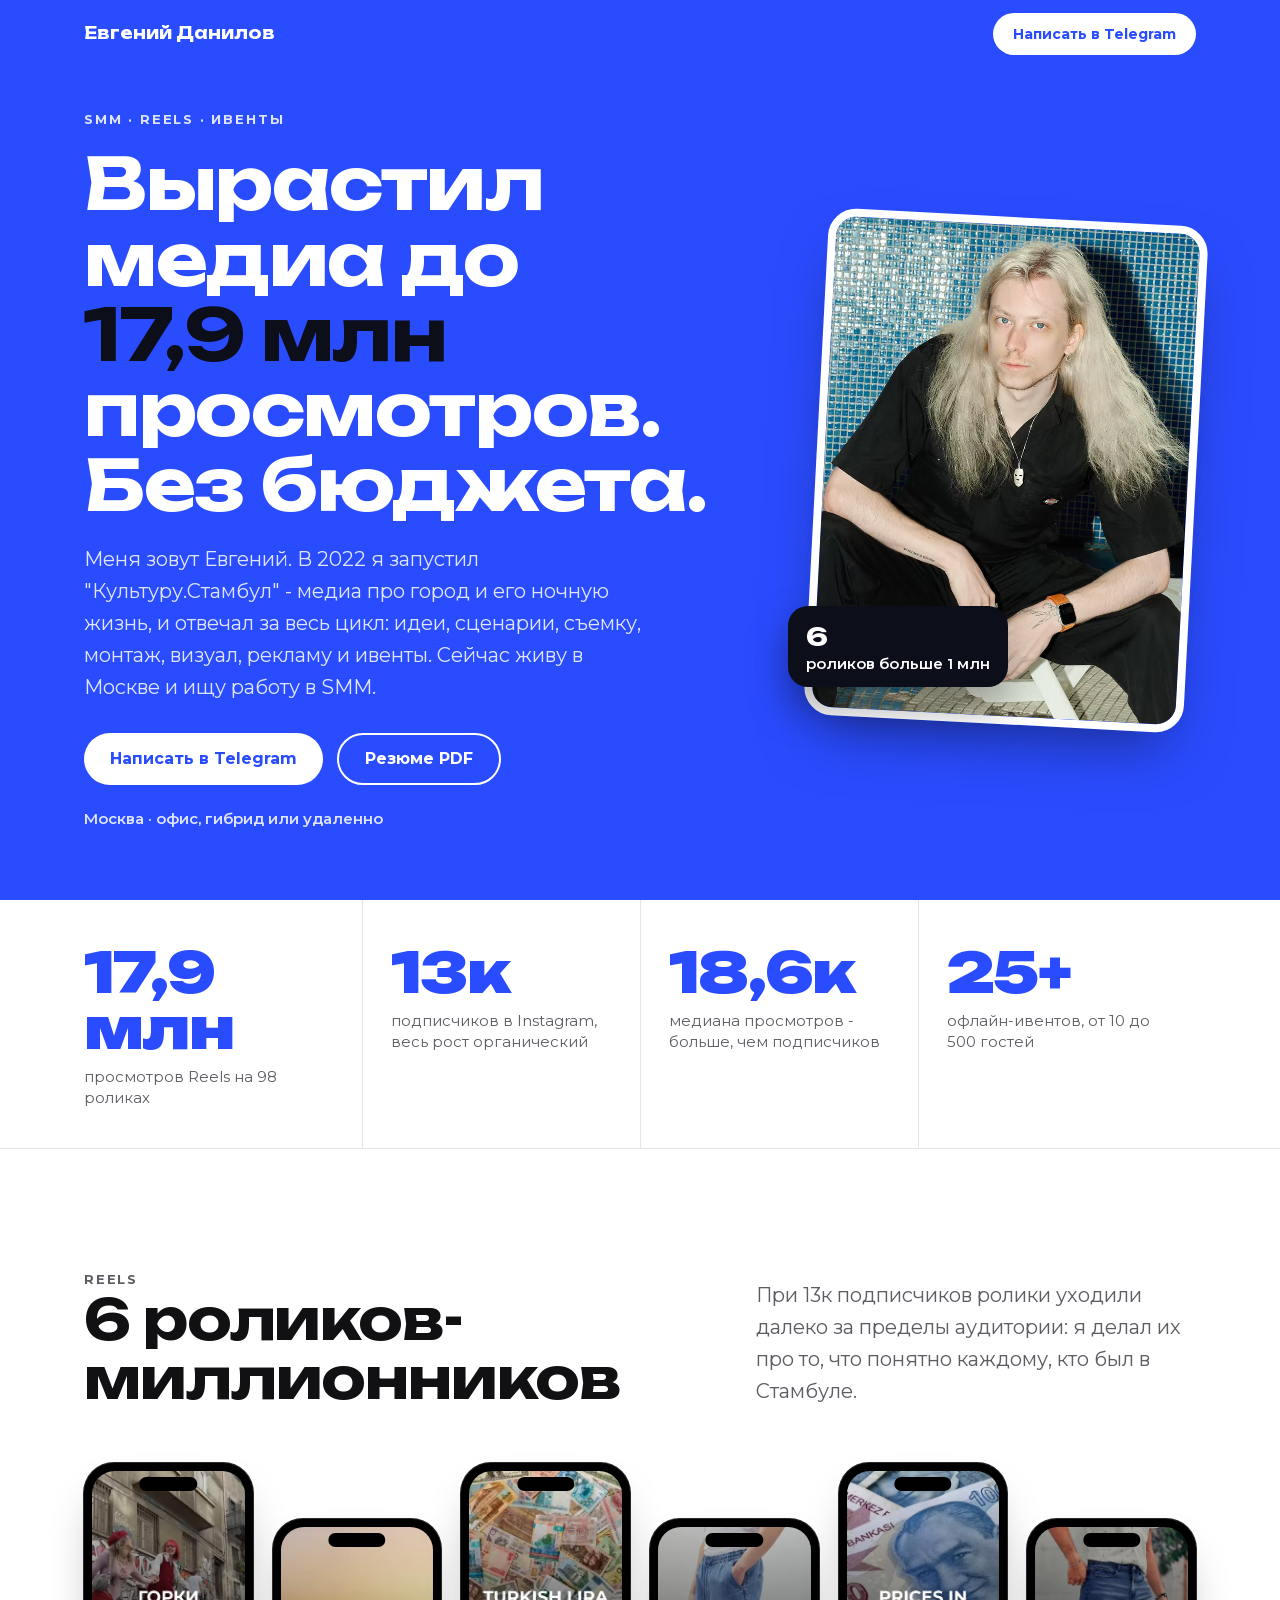
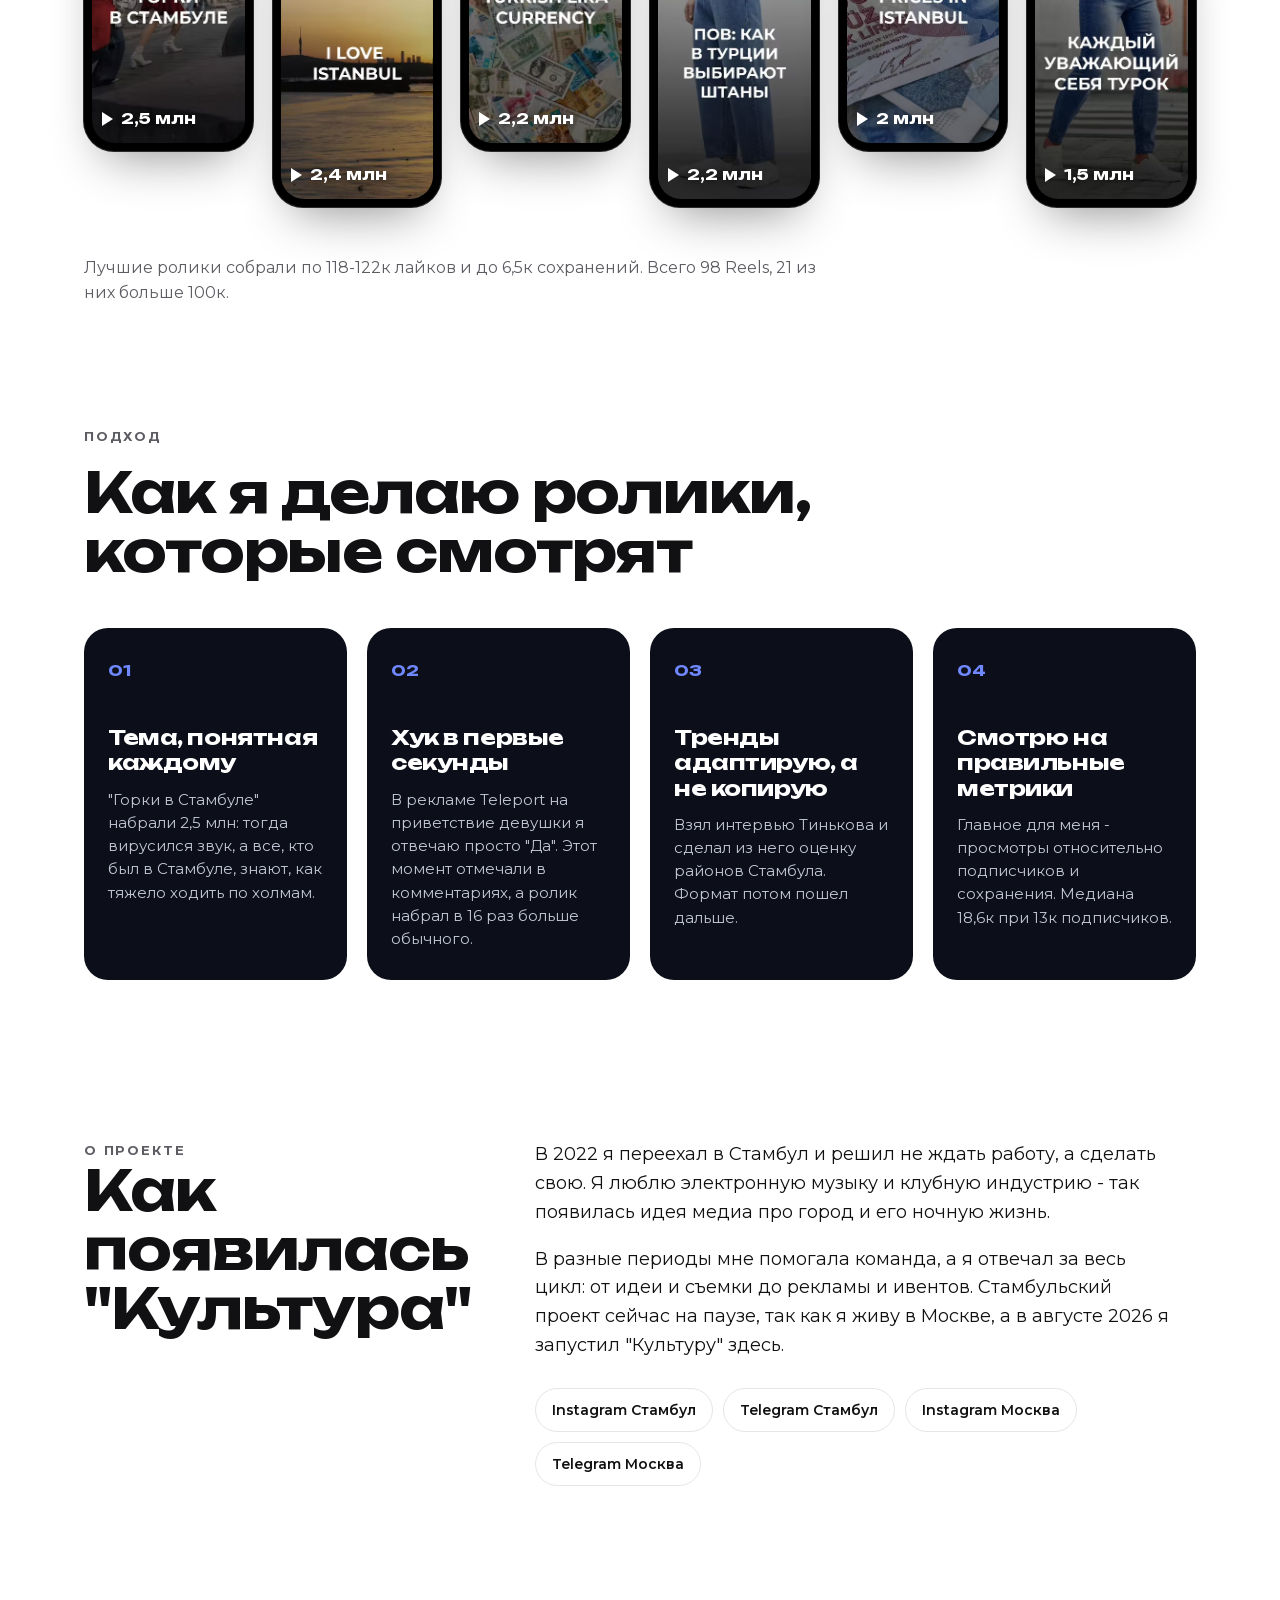
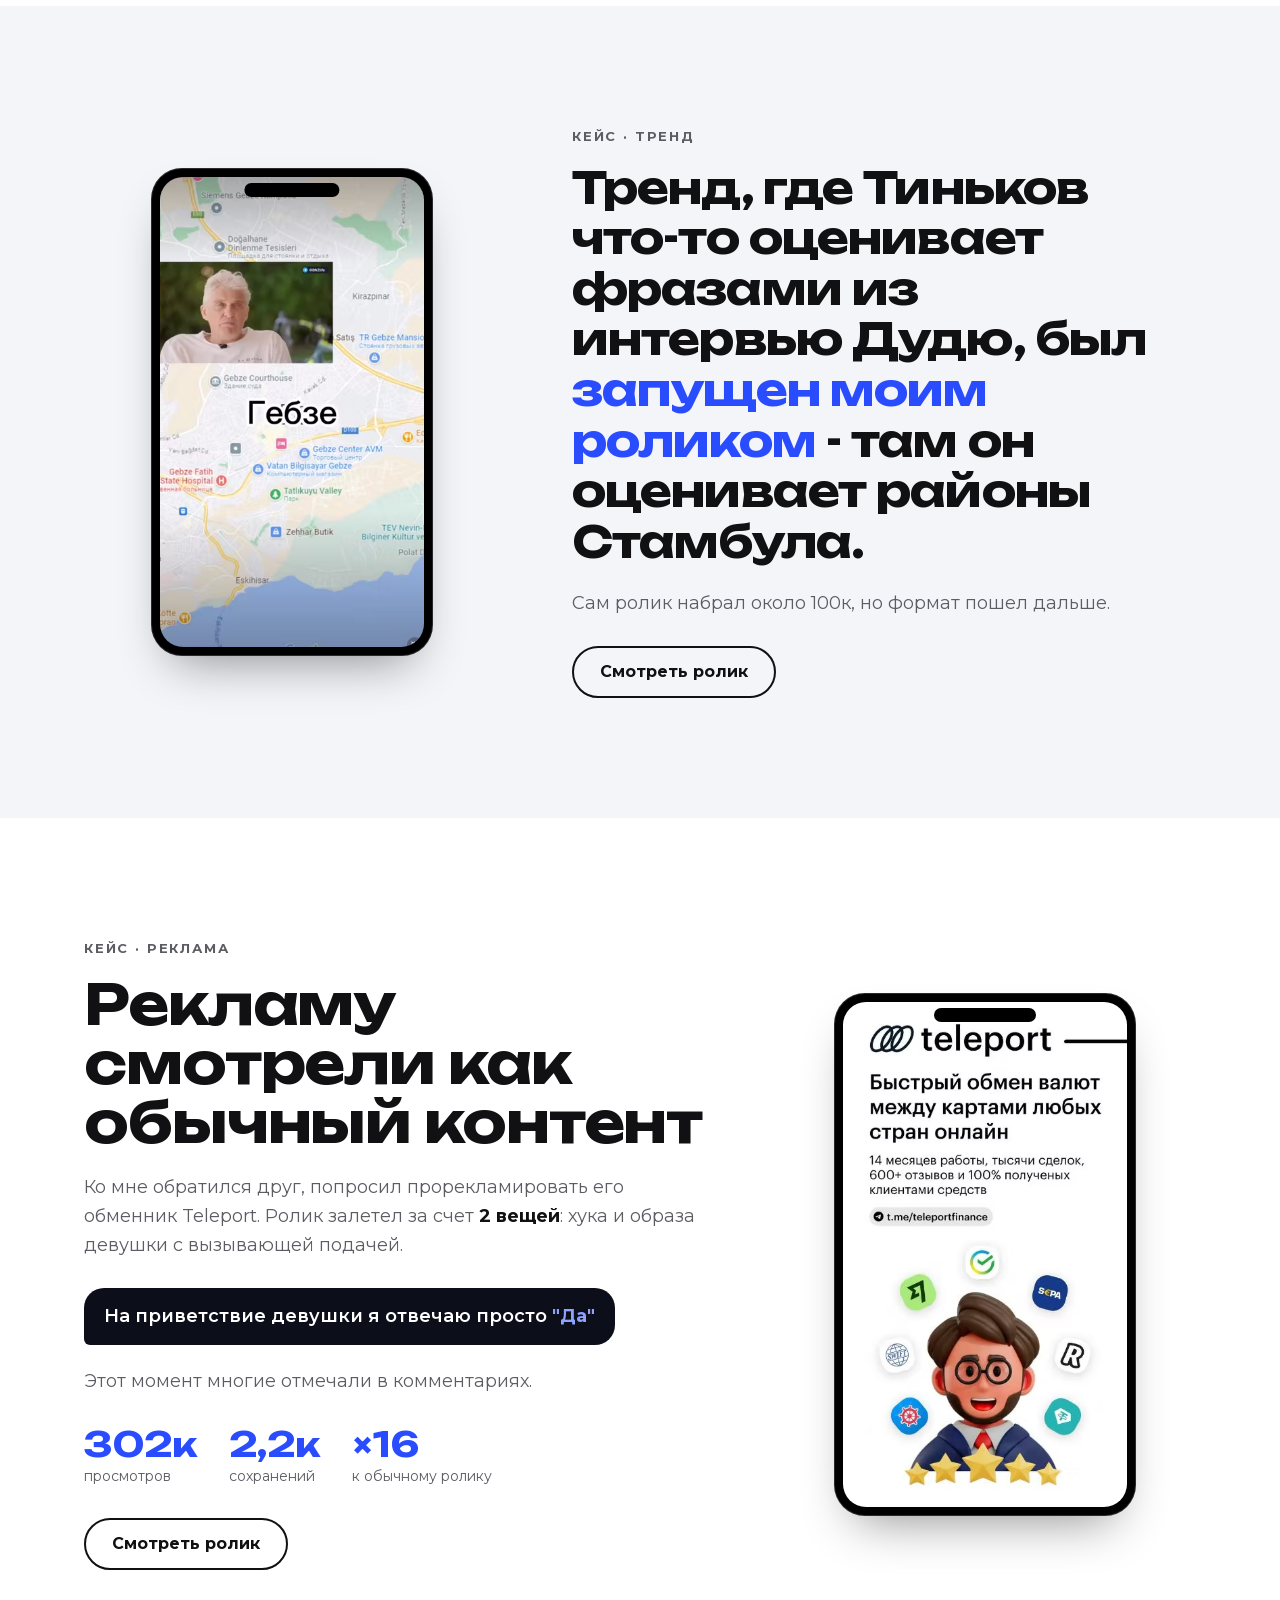
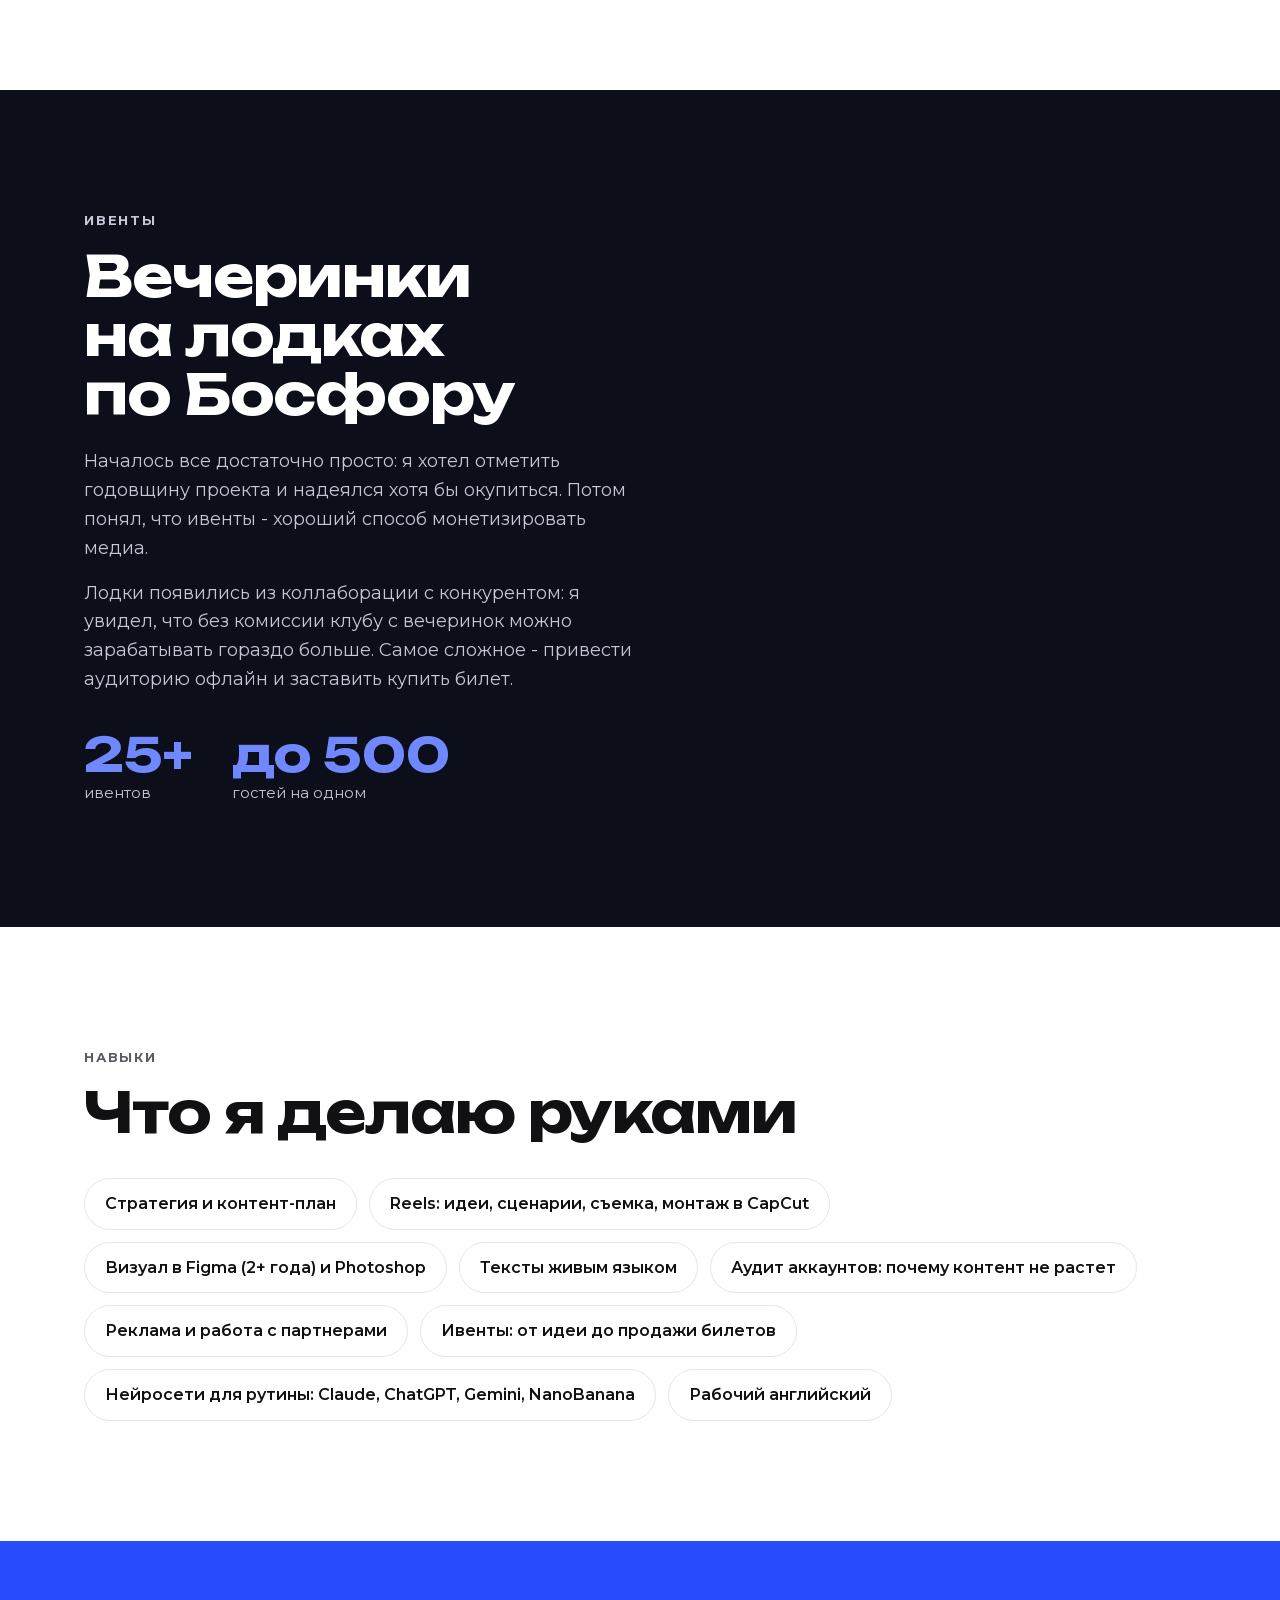
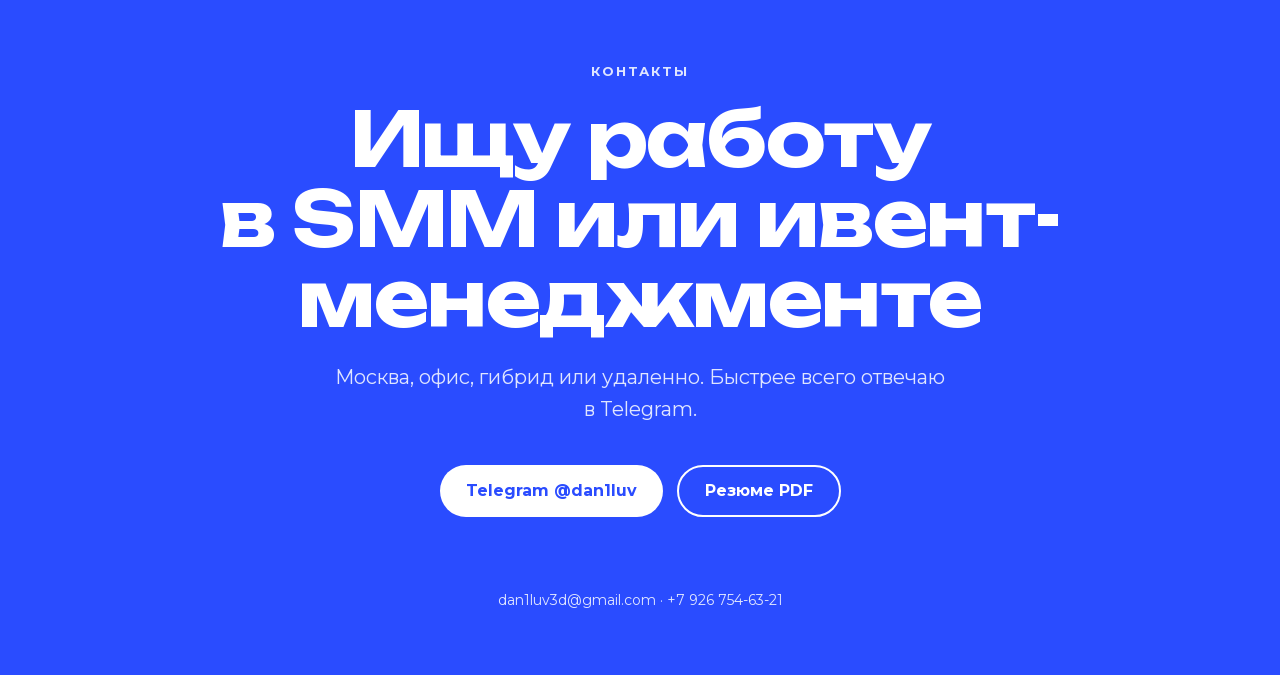
<file: index.html>
<!doctype html>
<html lang="ru">
<head>
<meta charset="utf-8">
<meta name="viewport" content="width=device-width, initial-scale=1">
<title>Евгений Данилов - SMM и Reels</title>
<meta name="description" content="Вырастил медиа &quot;Культура.Стамбул&quot; с нуля без бюджета: 17,9 млн просмотров Reels, 6 роликов-миллионников, 25+ ивентов.">
<meta property="og:title" content="Евгений Данилов - SMM и Reels">
<meta property="og:description" content="17,9 млн просмотров Reels без бюджета. 6 роликов-миллионников. 25+ ивентов.">
<meta property="og:type" content="website">
<meta property="og:locale" content="ru_RU">
<meta property="og:url" content="https://dan1luv.github.io/">
<meta property="og:image" content="https://dan1luv.github.io/img/og.jpg">
<meta property="og:image:width" content="1200">
<meta property="og:image:height" content="630">
<meta name="twitter:card" content="summary_large_image">
<meta name="twitter:image" content="https://dan1luv.github.io/img/og.jpg">
<link rel="apple-touch-icon" href="img/icon-180.png">
<script type="application/ld+json">{"@context":"https://schema.org","@type":"Person","name":"Евгений Данилов","jobTitle":"SMM-специалист","url":"https://dan1luv.github.io/","email":"mailto:dan1luv3d@gmail.com","address":{"@type":"PostalAddress","addressLocality":"Москва"},"sameAs":["https://t.me/dan1luv","https://www.instagram.com/dan1luv/","https://www.instagram.com/istanbul.culture/"]}</script>
<meta name="theme-color" content="#2a4cff">
<link rel="canonical" href="https://dan1luv.github.io/">
<link rel="icon" href="data:image/svg+xml,%3Csvg xmlns='http://www.w3.org/2000/svg' viewBox='0 0 64 64'%3E%3Crect width='64' height='64' rx='16' fill='%232a4cff'/%3E%3Ctext x='32' y='45' font-family='Arial Black,Arial,sans-serif' font-weight='900' font-size='36' fill='%23fff' text-anchor='middle'%3E%D0%95%D0%94%3C/text%3E%3C/svg%3E">
<script>document.documentElement.classList.add('js')</script>
<link rel="preload" href="fonts/unbounded-cyrillic.woff2" as="font" type="font/woff2" crossorigin>
<link rel="preload" href="fonts/montserrat-cyrillic.woff2" as="font" type="font/woff2" crossorigin>
<link rel="preload" as="image" type="image/avif" imagesrcset="img/portrait-480.avif 355w, img/portrait.avif 724w" imagesizes="(max-width:720px) 80vw, 380px">
<style>
@font-face{font-family: 'Montserrat'; font-style: normal; font-weight: 400 700; font-display: swap; src:url(fonts/montserrat-cyrillic.woff2) format('woff2'); unicode-range: U+0301, U+0400-045F, U+0490-0491, U+04B0-04B1, U+2116;}
@font-face{font-family: 'Montserrat'; font-style: normal; font-weight: 400 700; font-display: swap; src:url(fonts/montserrat-latin.woff2) format('woff2'); unicode-range: U+0000-00FF, U+0131, U+0152-0153, U+02BB-02BC, U+02C6, U+02DA, U+02DC, U+0304, U+0308, U+0329, U+2000-206F, U+20AC, U+2122, U+2191, U+2193, U+2212, U+2215, U+FEFF, U+FFFD;}
@font-face{font-family: 'Unbounded'; font-style: normal; font-weight: 500 900; font-display: swap; src:url(fonts/unbounded-cyrillic.woff2) format('woff2'); unicode-range: U+0301, U+0400-045F, U+0490-0491, U+04B0-04B1, U+2116;}
@font-face{font-family: 'Unbounded'; font-style: normal; font-weight: 500 900; font-display: swap; src:url(fonts/unbounded-latin.woff2) format('woff2'); unicode-range: U+0000-00FF, U+0131, U+0152-0153, U+02BB-02BC, U+02C6, U+02DA, U+02DC, U+0304, U+0308, U+0329, U+2000-206F, U+20AC, U+2122, U+2191, U+2193, U+2212, U+2215, U+FEFF, U+FFFD;}
:root{
  --paper:#ffffff; --ink:#111113; --muted:#5c5c63; --line:#e6e6ea;
  --night:#0c0e1a; --on-night:#ffffff; --on-night-2:#c3c7d6; --blue:#2a4cff; --blue-hover:#1d3ae6; --on-blue-2:#dfe5ff; --soft:#f4f5f9;
  --red:#2a4cff; --red-hover:#1d3ae6; --red-on-night:#6f88ff;
  --r:28px; --maxw:1160px;
  --display:"Unbounded", "Montserrat", system-ui, sans-serif;
  --body:"Montserrat", system-ui, -apple-system, "Segoe UI", sans-serif;
}
*{box-sizing:border-box;margin:0;padding:0}
html{scroll-behavior:smooth}
body{font-family:var(--body);font-size:18px;line-height:1.6;color:var(--ink);background:var(--paper);-webkit-font-smoothing:antialiased}
img{display:block;max-width:100%;height:auto}
a{color:inherit}
.wrap{max-width:var(--maxw);margin:0 auto;padding:0 24px}
.eyebrow{font-weight:700;font-size:13px;letter-spacing:.14em;text-transform:uppercase;color:var(--muted)}
.night .eyebrow{color:var(--on-night-2)}
h1,h2,h3{font-family:var(--display);font-weight:700;letter-spacing:-.02em;line-height:1.05}
h2{font-size:clamp(32px,5vw,56px)}
.lead{font-size:20px;color:var(--muted);max-width:620px}
.night{background:var(--night);color:var(--on-night)}
.night .lead{color:var(--on-night-2)}
.blue{background:var(--blue);color:#fff}
.blue .eyebrow{color:var(--on-blue-2)}
.blue .lead{color:var(--on-blue-2)}
.blue .btn-red{background:#fff;color:var(--blue)}
.blue .btn-red:hover{background:var(--night);color:#fff}
.blue .btn:focus-visible{outline-color:#fff}
.btn{display:inline-flex;align-items:center;gap:10px;min-height:52px;padding:0 26px;border-radius:999px;font-weight:700;font-size:16px;text-decoration:none;transition:background .2s,transform .2s,border-color .2s}
.btn-red{background:var(--red);color:#fff}
.btn-red:hover{background:var(--red-hover);transform:translateY(-2px)}
.btn-ghost{border:2px solid currentColor}
.btn-ghost:hover{transform:translateY(-2px)}
.btn:focus-visible,.reel:focus-visible,.chip:focus-visible{outline:3px solid var(--red-on-night);outline-offset:4px}

.bar{position:fixed;inset:0 0 auto 0;z-index:20;transition:background .3s,box-shadow .3s}
.bar .wrap{display:flex;align-items:center;justify-content:space-between;height:68px}
.bar .name:focus-visible{outline:3px solid var(--red-on-night);outline-offset:4px;border-radius:6px}
.bar .name{font-family:var(--display);font-weight:700;font-size:16px;color:#fff;text-decoration:none;transition:color .3s}
.bar:not(.solid) .btn-red{background:#fff;color:var(--blue)}
.bar .btn{min-height:42px;padding:0 20px;font-size:14px;gap:0}
.bar.dim{background:rgba(42,76,255,.85);backdrop-filter:blur(14px);-webkit-backdrop-filter:blur(14px)}
.bar.solid{background:rgba(255,255,255,.92);backdrop-filter:blur(14px);-webkit-backdrop-filter:blur(14px);box-shadow:0 1px 0 var(--line)}
.bar.solid .name{color:var(--ink)}

.hero{min-height:100vh;min-height:100svh;display:flex;align-items:center;padding:104px 0 64px;position:relative;overflow:hidden}
.hero .wrap{position:relative;z-index:1;display:grid;grid-template-columns:1.25fr .75fr;gap:56px;align-items:center}
.hero h1{font-size:clamp(38px,min(5.6vw,8.2vh),80px);margin:16px 0 20px}
.hero h1 em{font-style:normal;color:var(--night)}
.hero .lead{font-size:20px;max-width:560px}
.hero .ctas{display:flex;flex-wrap:wrap;gap:14px;margin-top:30px}
.hero .ctas .btn-ghost{color:#fff}
.hero-photo{position:relative;justify-self:end;width:min(100%,380px)}
.hero-photo img{border:8px solid #fff;transform:rotate(3deg);box-shadow:0 30px 60px -20px rgba(12,14,26,.5);border-radius:var(--r);aspect-ratio:3/4;object-fit:cover;object-position:50% 15%;width:100%}
.hero-photo .tag{position:absolute;left:-28px;bottom:36px;background:var(--night);color:#fff;border-radius:20px;padding:14px 18px;box-shadow:0 20px 40px rgba(0,0,0,.35);font-weight:600;font-size:15px;line-height:1.3}
.hero-photo .tag b{display:block;font-family:var(--display);font-size:26px;color:#fff}

.stats{border-bottom:1px solid var(--line)}
.stats .wrap{display:grid;grid-template-columns:repeat(4,1fr)}
.stat{padding:44px 24px 40px 0}
.stat+.stat{padding-left:28px;border-left:1px solid var(--line)}
.stat b{display:block;color:var(--blue);font-family:var(--display);font-weight:900;font-size:clamp(34px,4.4vw,56px);letter-spacing:-.03em;line-height:1}
.stat span{display:block;margin-top:10px;font-size:15px;color:var(--muted);line-height:1.4}

.reels{padding:120px 0}
.reels .head{display:flex;justify-content:space-between;align-items:flex-end;gap:40px;margin-bottom:56px}
.reels .head .lead{max-width:440px}
.wall{align-items:start;display:grid;grid-template-columns:repeat(6,1fr);gap:20px}
.reel{position:relative;display:block;text-decoration:none;color:#fff;border-radius:30px;padding:8px;background:#000;box-shadow:0 0 0 1px #2a2a2e,0 24px 50px -20px rgba(0,0,0,.45);transition:transform .35s cubic-bezier(.2,.8,.2,1)}
.wall .reel:nth-child(even){margin-top:56px}
.reel::before{content:"";position:absolute;top:14px;left:50%;transform:translateX(-50%);width:34%;height:14px;border-radius:999px;background:#000;z-index:2}
.reel .screen{position:relative;border-radius:23px;overflow:hidden;aspect-ratio:9/16}
.reel img{width:100%;height:100%;object-fit:cover;transition:transform .5s}
.reel .views{position:absolute;left:10px;right:10px;bottom:12px;display:flex;align-items:center;gap:8px;font-weight:700;font-size:15px;text-shadow:0 1px 8px rgba(0,0,0,.6)}
.reel .views::before{content:"";width:0;height:0;border-left:11px solid #fff;border-top:7px solid transparent;border-bottom:7px solid transparent}
.reel .views b{font-family:var(--display)}
.reel:hover{transform:translateY(-10px) rotate(-1deg)}
.reel:hover img{transform:scale(1.06)}
.avail{margin-top:22px;font-size:15px;font-weight:600;color:var(--on-blue-2)}
.approach{padding:0 0 120px}
.approach h2{margin-top:16px;max-width:760px}
.cards{display:grid;grid-template-columns:repeat(4,1fr);gap:20px;margin-top:48px}
.card{background:var(--night);color:#fff;border-radius:24px;padding:28px 24px 30px}
.card span{font-family:var(--display);font-weight:700;font-size:15px;color:var(--red-on-night)}
.card h3{font-size:21px;line-height:1.2;margin:40px 0 12px}
.card p{font-size:15px;line-height:1.55;color:var(--on-night-2)}
.reels .note{margin-top:48px;color:var(--muted);font-size:16px;max-width:760px}
.reels .note b{color:var(--ink)}

.story{padding:40px 0 120px}
.story .wrap{display:grid;grid-template-columns:.7fr 1.3fr;gap:64px}
.story p{max-width:640px}
.story p+p{margin-top:18px}
.links{display:flex;flex-wrap:wrap;gap:10px;margin-top:28px}
.chip{display:inline-flex;align-items:center;min-height:44px;padding:0 16px;border:1px solid var(--line);border-radius:999px;font-size:14px;font-weight:600;text-decoration:none;transition:border-color .2s}
.chip:hover{border-color:var(--ink)}

.case{padding:120px 0}
.case .wrap{display:grid;grid-template-columns:1fr 1fr;gap:72px;align-items:center}
.quote{font-family:var(--display);font-weight:700;font-size:clamp(28px,3.6vw,44px);line-height:1.15;letter-spacing:-.02em;margin-top:16px}
.quote mark{background:none;color:var(--red)}
.case p:not(.quote):not(.eyebrow){margin-top:22px;color:var(--muted)}
.case p b{color:var(--ink)}
.case h2{margin-top:16px}
.phone-lg{justify-self:center;width:min(100%,300px)}
.kpis{display:flex;gap:32px;margin-top:32px;flex-wrap:wrap}
.kpis div b{display:block;font-family:var(--display);font-size:34px;color:var(--red);line-height:1;white-space:nowrap}
.kpis div span{font-size:14px;color:var(--muted)}
.hook{display:inline-block;margin-top:28px;background:var(--night);color:#fff;border-radius:20px 20px 20px 6px;padding:14px 20px;font-weight:600}
.hook b{color:#8ea2ff}
.trend{background:var(--soft)}
.trend .wrap{grid-template-columns:.8fr 1.2fr}
.trend .phone-lg{order:-1;width:min(100%,280px)}
.trend .btn,.case-btn{margin-top:28px}

.events{padding:120px 0}
.events .wrap{display:grid;grid-template-columns:1.1fr .9fr;gap:72px;align-items:center}
.events h2{margin:16px 0 24px}
.events p{color:var(--on-night-2);max-width:560px}
.events p+p{margin-top:16px}
.events .big{display:flex;flex-wrap:wrap;gap:24px 40px;margin-top:36px}
.events .big b{display:block;white-space:nowrap;font-family:var(--display);font-size:clamp(38px,6vw,48px);color:var(--red-on-night);line-height:1}
.events .big span{color:var(--on-night-2);font-size:15px}
.events figure img{border-radius:var(--r);aspect-ratio:4/5;object-fit:cover;width:100%}

.skills{padding:120px 0}
.skills h2{margin-top:16px}
.skills ul{list-style:none;display:flex;flex-wrap:wrap;gap:12px;margin-top:36px}
.skills li{border:1px solid var(--line);border-radius:999px;padding:12px 20px;font-weight:600;font-size:16px}
.contact{padding:120px 0 64px;text-align:center}
.contact h2{font-size:clamp(36px,6vw,76px);max-width:900px;margin:18px auto 0}
.contact .lead{margin:22px auto 0}
.contact .ctas{display:flex;justify-content:center;flex-wrap:wrap;gap:14px;margin-top:40px}
.contact .ctas .btn-ghost{color:#fff}
.contact small{display:block;margin-top:72px;color:var(--on-blue-2);font-size:14px}
.contact small a{text-decoration:none}

.js .rv{opacity:0;transform:translateY(28px);transition:opacity .8s ease,transform .8s cubic-bezier(.2,.8,.2,1)}
.js .rv.in{opacity:1;transform:none}
@media (prefers-reduced-motion:reduce){
  html{scroll-behavior:auto}
  .js .rv{opacity:1;transform:none;transition:none}
  .reel,.reel img,.btn{transition:none}
}
@media (max-width:980px){
  .wall{grid-template-columns:repeat(3,1fr)}
  .wall .reel:nth-child(even){margin-top:0}
  .wall .reel:nth-child(3n+2){margin-top:40px}
  .story .wrap,.case .wrap,.events .wrap{grid-template-columns:1fr;gap:40px}
  .cards{grid-template-columns:1fr 1fr}
  .reels .head{flex-direction:column;align-items:flex-start}
  .trend .phone-lg{order:0}
}
@media (max-width:720px){
  body{font-size:17px}
  .hero .wrap{grid-template-columns:1fr;gap:40px}
  .hero-photo{justify-self:start;width:min(80%,320px)}
  .hero-photo .tag{left:auto;right:-16px}
  .stats .wrap{grid-template-columns:1fr 1fr}
  .stat{padding:28px 12px 28px 0}
  .stat:nth-child(3){padding-left:0;border-left:0}
  .stat:nth-child(n+3){border-top:1px solid var(--line)}
  .wall{grid-template-columns:repeat(2,1fr);gap:14px}
  .wall .reel:nth-child(3n+2){margin-top:0}
  .wall .reel:nth-child(even){margin-top:36px}
  .reels,.case,.events,.skills{padding:80px 0}
  .approach{padding:0 0 80px}
  .cards{grid-template-columns:1fr;gap:14px}
  .card h3{margin-top:20px}
  .bar .name{font-size:14px}
  .bar .btn{padding:0 16px;white-space:nowrap}
  .bar .name{white-space:nowrap}
  .bar .long{display:none}
}
</style>
</head>
<body>

<header class="bar" id="bar">
  <div class="wrap">
    <a class="name" href="#top">Евгений Данилов</a>
    <a class="btn btn-red" href="https://t.me/dan1luv" target="_blank" rel="noopener"><span class="long">Написать в&nbsp;</span>Telegram</a>
  </div>
</header>

<section class="hero blue" id="top">
  <div class="wrap">
    <div>
      <p class="eyebrow">SMM · Reels · Ивенты</p>
      <h1>Вырастил медиа до <em>17,9&nbsp;млн</em> просмотров. Без бюджета.</h1>
      <p class="lead">Меня зовут Евгений. В 2022 я запустил "Культуру.Стамбул" - медиа про город и его ночную жизнь, и отвечал за весь цикл: идеи, сценарии, съемку, монтаж, визуал, рекламу и ивенты. Сейчас живу в Москве и ищу работу в&nbsp;SMM.</p>
      <div class="ctas">
        <a class="btn btn-red" href="https://t.me/dan1luv" target="_blank" rel="noopener">Написать в Telegram</a>
        <a class="btn btn-ghost" href="https://drive.google.com/file/d/1KiIh1RaxD5HJk7oYUKaZbSrT0aZKg1KQ/view" target="_blank" rel="noopener">Резюме PDF</a>
      </div>
      <p class="avail">Москва · офис, гибрид или удаленно</p>
    </div>
    <div class="hero-photo">
      <picture><source type="image/avif" srcset="img/portrait-480.avif 355w, img/portrait.avif 724w" sizes="(max-width:720px) 80vw, 380px"><img src="img/portrait.jpg" alt="Евгений Данилов" width="724" height="1086" fetchpriority="high"></picture>
      <div class="tag"><b>6</b>роликов больше 1 млн</div>
    </div>
  </div>
</section>

<section class="stats">
  <div class="wrap">
    <div class="stat rv"><b>17,9 млн</b><span>просмотров Reels на 98 роликах</span></div>
    <div class="stat rv"><b>13к</b><span>подписчиков в Instagram, весь рост органический</span></div>
    <div class="stat rv"><b>18,6к</b><span>медиана просмотров - больше, чем подписчиков</span></div>
    <div class="stat rv"><b>25+</b><span>офлайн-ивентов, от 10 до 500 гостей</span></div>
  </div>
</section>

<section class="reels" id="reels">
  <div class="wrap">
    <div class="head">
      <div>
        <p class="eyebrow">Reels</p>
        <h2 class="rv">6 роликов-<br>миллионников</h2>
      </div>
      <p class="lead rv">При 13к подписчиков ролики уходили далеко за пределы аудитории: я делал их про то, что понятно каждому, кто был в Стамбуле.</p>
    </div>
    <div class="wall">
      <a class="reel rv" href="https://www.instagram.com/reel/CxnhL2Et0W3/" target="_blank" rel="noopener"><div class="screen"><picture><source type="image/avif" srcset="img/reel-gorki.avif"><img src="img/reel-gorki.jpg" alt="Ролик Горки в Стамбуле" loading="lazy" width="420" height="747"></picture><div class="views"><b>2,5 млн</b></div></div></a>
      <a class="reel rv" href="https://www.instagram.com/reel/C-96shXiM6N/" target="_blank" rel="noopener"><div class="screen"><picture><source type="image/avif" srcset="img/reel-oldays.avif"><img src="img/reel-oldays.jpg" alt="Ролик I love Istanbul" loading="lazy" width="420" height="747"></picture><div class="views"><b>2,4 млн</b></div></div></a>
      <a class="reel rv" href="https://www.instagram.com/reel/C-w0KgyCMvy/" target="_blank" rel="noopener"><div class="screen"><picture><source type="image/avif" srcset="img/reel-lira.avif"><img src="img/reel-lira.jpg" alt="Ролик Turkish Lira Currency" loading="lazy" width="420" height="747"></picture><div class="views"><b>2,2 млн</b></div></div></a>
      <a class="reel rv" href="https://www.instagram.com/reel/CujcWejNJ4q/" target="_blank" rel="noopener"><div class="screen"><picture><source type="image/avif" srcset="img/reel-shtany.avif"><img src="img/reel-shtany.jpg" alt="Ролик ПОВ: как в Турции выбирают штаны" loading="lazy" width="420" height="747"></picture><div class="views"><b>2,2 млн</b></div></div></a>
      <a class="reel rv" href="https://www.instagram.com/reel/C-U3ekOClpS/" target="_blank" rel="noopener"><div class="screen"><picture><source type="image/avif" srcset="img/reel-prices.avif"><img src="img/reel-prices.jpg" alt="Ролик Prices in Istanbul" loading="lazy" width="420" height="747"></picture><div class="views"><b>2 млн</b></div></div></a>
      <a class="reel rv" href="https://www.instagram.com/reel/CwxdGH5tsgr/" target="_blank" rel="noopener"><div class="screen"><picture><source type="image/avif" srcset="img/reel-turok.avif"><img src="img/reel-turok.jpg" alt="Ролик Каждый уважающий себя турок" loading="lazy" width="420" height="747"></picture><div class="views"><b>1,5 млн</b></div></div></a>
    </div>
    <p class="note rv">Лучшие ролики собрали по 118-122к лайков и до 6,5к сохранений. Всего 98 Reels, 21 из них больше 100к.</p>
  </div>
</section>

<section class="approach">
  <div class="wrap">
    <p class="eyebrow">Подход</p>
    <h2 class="rv">Как я делаю ролики, которые смотрят</h2>
    <div class="cards">
      <div class="card rv"><span>01</span><h3>Тема, понятная каждому</h3><p>"Горки в Стамбуле" набрали 2,5 млн: тогда вирусился звук, а все, кто был в Стамбуле, знают, как тяжело ходить по холмам.</p></div>
      <div class="card rv"><span>02</span><h3>Хук в первые секунды</h3><p>В рекламе Teleport на приветствие девушки я отвечаю просто "Да". Этот момент отмечали в комментариях, а ролик набрал в 16 раз больше обычного.</p></div>
      <div class="card rv"><span>03</span><h3>Тренды адаптирую, а не копирую</h3><p>Взял интервью Тинькова и сделал из него оценку районов Стамбула. Формат потом пошел дальше.</p></div>
      <div class="card rv"><span>04</span><h3>Смотрю на правильные метрики</h3><p>Главное для меня - просмотры относительно подписчиков и сохранения. Медиана 18,6к при 13к подписчиков.</p></div>
    </div>
  </div>
</section>

<section class="story">
  <div class="wrap">
    <div>
      <p class="eyebrow">О проекте</p>
      <h2 class="rv">Как появилась "Культура"</h2>
    </div>
    <div class="rv">
      <p>В 2022 я переехал в Стамбул и решил не ждать работу, а сделать свою. Я люблю электронную музыку и клубную индустрию - так появилась идея медиа про город и его ночную жизнь.</p>
      <p>В разные периоды мне помогала команда, а я отвечал за весь цикл: от идеи и съемки до рекламы и ивентов. Стамбульский проект сейчас на паузе, так как я живу в Москве, а в августе 2026 я запустил "Культуру" здесь.</p>
      <div class="links">
        <a class="chip" href="https://www.instagram.com/istanbul.culture/" target="_blank" rel="noopener">Instagram Стамбул</a>
        <a class="chip" href="https://t.me/istanbulculture" target="_blank" rel="noopener">Telegram Стамбул</a>
        <a class="chip" href="https://www.instagram.com/culture.moscow/" target="_blank" rel="noopener">Instagram Москва</a>
        <a class="chip" href="https://t.me/msccult" target="_blank" rel="noopener">Telegram Москва</a>
      </div>
    </div>
  </div>
</section>

<section class="case trend">
  <div class="wrap">
    <div>
      <p class="eyebrow">Кейс · Тренд</p>
      <p class="quote rv">Тренд, где Тиньков что-то оценивает фразами из интервью Дудю, был <mark>запущен моим роликом</mark> - там он оценивает районы Стамбула.</p>
      <p class="rv">Сам ролик набрал около 100к, но формат пошел дальше.</p>
      <a class="btn btn-ghost rv" href="https://www.instagram.com/reel/CuFLv8pRCA3/" target="_blank" rel="noopener">Смотреть ролик</a>
    </div>
    <div class="phone-lg rv">
      <a class="reel" href="https://www.instagram.com/reel/CuFLv8pRCA3/" target="_blank" rel="noopener"><div class="screen"><picture><source type="image/avif" srcset="img/reel-tinkov.avif"><img src="img/reel-tinkov.jpg" alt="Ролик: Тиньков оценивает районы Стамбула" loading="lazy" width="444" height="747"></picture></div></a>
    </div>
  </div>
</section>

<section class="case">
  <div class="wrap">
    <div>
      <p class="eyebrow">Кейс · Реклама</p>
      <h2 class="rv">Рекламу смотрели как обычный&nbsp;контент</h2>
      <p class="rv">Ко мне обратился друг, попросил прорекламировать его обменник Teleport. Ролик залетел за счет <b>2 вещей</b>: хука и образа девушки с вызывающей подачей.</p>
      <div class="hook rv">На приветствие девушки я отвечаю просто <b>"Да"</b></div>
      <p class="rv">Этот момент многие отмечали в комментариях.</p>
      <div class="kpis rv">
        <div><b>302к</b><span>просмотров</span></div>
        <div><b>2,2к</b><span>сохранений</span></div>
        <div><b>×16</b><span>к обычному ролику</span></div>
      </div>
      <a class="btn btn-ghost rv case-btn" href="https://www.instagram.com/reel/C-nkB7XCLq_/" target="_blank" rel="noopener">Смотреть ролик</a>
    </div>
    <div class="phone-lg rv">
      <a class="reel" href="https://www.instagram.com/reel/C-nkB7XCLq_/" target="_blank" rel="noopener"><div class="screen"><picture><source type="image/avif" srcset="img/teleport.avif"><img src="img/teleport.jpg" alt="Рекламный ролик Teleport" loading="lazy" width="420" height="747"></picture></div></a>
    </div>
  </div>
</section>

<section class="events night">
  <div class="wrap">
    <div>
      <p class="eyebrow">Ивенты</p>
      <h2 class="rv">Вечеринки на&nbsp;лодках по&nbsp;Босфору</h2>
      <p class="rv">Началось все достаточно просто: я хотел отметить годовщину проекта и надеялся хотя бы окупиться. Потом понял, что ивенты - хороший способ монетизировать медиа.</p>
      <p class="rv">Лодки появились из коллаборации с конкурентом: я увидел, что без комиссии клубу с вечеринок можно зарабатывать гораздо больше. Самое сложное - привести аудиторию офлайн и заставить купить билет.</p>
      <div class="big rv">
        <div><b>25+</b><span>ивентов</span></div>
        <div><b>до 500</b><span>гостей на одном</span></div>
      </div>
    </div>
    <figure class="rv"><picture><source type="image/avif" srcset="img/events.avif"><img src="img/events.jpg" alt="Гости на вечеринке Культуры" loading="lazy" width="665" height="1182"></picture></figure>
  </div>
</section>

<section class="skills">
  <div class="wrap">
    <p class="eyebrow">Навыки</p>
    <h2 class="rv">Что я делаю руками</h2>
    <ul class="rv">
      <li>Стратегия и контент-план</li>
      <li>Reels: идеи, сценарии, съемка, монтаж в CapCut</li>
      <li>Визуал в Figma (2+ года) и Photoshop</li>
      <li>Тексты живым языком</li>
      <li>Аудит аккаунтов: почему контент не растет</li>
      <li>Реклама и работа с партнерами</li>
      <li>Ивенты: от идеи до продажи билетов</li>
      <li>Нейросети для рутины: Claude, ChatGPT, Gemini, NanoBanana</li>
      <li>Рабочий английский</li>
    </ul>
  </div>
</section>

<section class="contact blue">
  <div class="wrap">
    <p class="eyebrow">Контакты</p>
    <h2 class="rv">Ищу работу в&nbsp;SMM или ивент-менеджменте</h2>
    <p class="lead rv">Москва, офис, гибрид или удаленно. Быстрее всего отвечаю в Telegram.</p>
    <div class="ctas rv">
      <a class="btn btn-red" href="https://t.me/dan1luv" target="_blank" rel="noopener">Telegram @dan1luv</a>
      <a class="btn btn-ghost" href="https://drive.google.com/file/d/1KiIh1RaxD5HJk7oYUKaZbSrT0aZKg1KQ/view" target="_blank" rel="noopener">Резюме PDF</a>
    </div>
    <small><a href="mailto:dan1luv3d@gmail.com">dan1luv3d@gmail.com</a> · <a href="tel:+79267546321">+7 926 754-63-21</a></small>
  </div>
</section>

<script>
(function(){
  var bar=document.getElementById('bar'), hero=document.getElementById('top');
  function onScroll(){ var solid=window.scrollY > hero.offsetHeight - 80; bar.classList.toggle('solid', solid); bar.classList.toggle('dim', !solid && window.scrollY > 10); }
  window.addEventListener('scroll', onScroll, {passive:true}); onScroll();
  var els=document.querySelectorAll('.rv');
  if(!('IntersectionObserver' in window)){ els.forEach(function(e){e.classList.add('in')}); return; }
  var io=new IntersectionObserver(function(entries){
    entries.forEach(function(en){ if(en.isIntersecting){ en.target.classList.add('in'); io.unobserve(en.target); } });
  },{threshold:.12, rootMargin:'0px 0px -40px 0px'});
  els.forEach(function(e,i){ e.style.transitionDelay=(i%6)*60+'ms'; io.observe(e); });
})();
</script>
</body>
</html>
</file>
